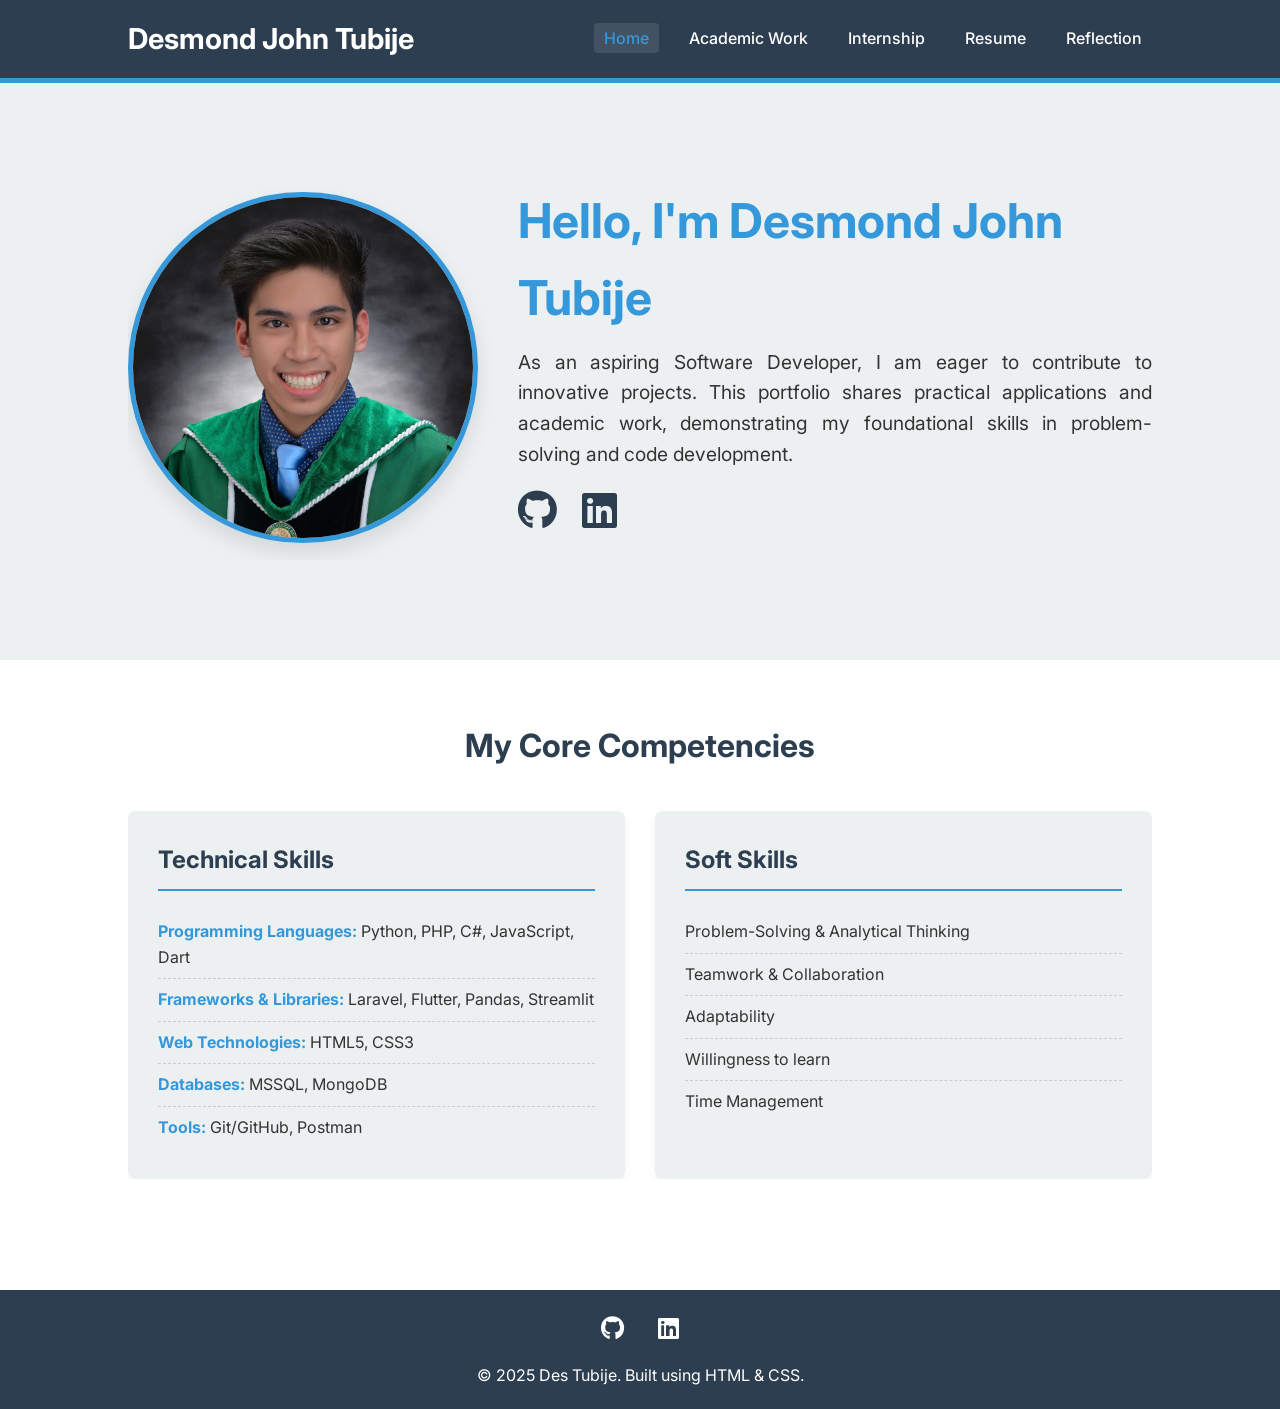
<file: index.html>
<!DOCTYPE html>
<html lang="en">
<head>
    <meta charset="UTF-8">
    <meta name="viewport" content="width=device-width, initial-scale=1.0">
    <title>Desmond John Tubije - Digital Portfolio</title>
    
    <link rel="preconnect" href="https://fonts.googleapis.com">
    <link rel="preconnect" href="https://fonts.gstatic.com" crossorigin>

    <link href="https://fonts.googleapis.com/css2?family=Caveat:wght@400..700&family=Inter:wght@300;400;500;600;700&display=swap" rel="stylesheet">
    
    <link rel="stylesheet" href="https://cdnjs.cloudflare.com/ajax/libs/font-awesome/6.4.2/css/all.min.css">
    
    <link href="https://unpkg.com/aos@2.3.1/dist/aos.css" rel="stylesheet">
    
    <link rel="stylesheet" href="style.css">
    
    <style>
        body, html { overflow-x: hidden; }
    </style>
</head>
<body>

<div id="header-placeholder"></div>

    <main>
        <section id="home" class="hero">
            <div class="container hero-content"> 
                <div class="hero-image">
                    <img src="images/profilepicture.JPG" alt="Desmond John Tubije Profile Picture">
                </div>

                <div class="hero-text">
                    <h2>Hello, I'm Desmond John Tubije</h2>
                    <p>
                        As an aspiring Software Developer, I am eager to contribute to innovative projects. 
                        This portfolio shares practical applications and academic work, 
                        demonstrating my foundational skills in problem-solving and code development.
                    </p>
                    
                    <div class="hero-social-links">
                        <a href="https://github.com/djtubije" target="_blank" aria-label="GitHub Profile">
                            <i class="fab fa-github"></i>
                        </a>
                        <a href="https://www.linkedin.com/in/desmond-john-tubije-7907a337a/" target="_blank" aria-label="LinkedIn Profile">
                            <i class="fab fa-linkedin"></i>
                        </a>
                    </div>
                </div>
            </div>
        </section>
        
        <section id="skills" class="skills-section content-section">
            <div class="container">
                <h2 data-aos="fade-up">My Core Competencies</h2>

                <div class="skills-grid">
                    <div class="skill-category" data-aos="zoom-in-up" data-aos-delay="100">
                        <h3>Technical Skills</h3>
                        <ul>
                            <li><strong>Programming Languages:</strong> Python, PHP, C#, JavaScript, Dart</li>
                            <li><strong>Frameworks & Libraries:</strong> Laravel, Flutter, Pandas, Streamlit</li>
                            <li><strong>Web Technologies:</strong> HTML5, CSS3</li>
                            <li><strong>Databases:</strong> MSSQL, MongoDB</li>
                            <li><strong>Tools:</strong> Git/GitHub, Postman</li>
                        </ul>
                    </div>

                    <div class="skill-category" data-aos="zoom-in-up" data-aos-delay="300">
                        <h3>Soft Skills</h3>
                        <ul>
                            <li>Problem-Solving & Analytical Thinking</li>
                            <li>Teamwork & Collaboration</li>
                            <li>Adaptability</li>
                            <li>Willingness to learn</li>
                            <li>Time Management</li>
                        </ul>
                    </div>
                </div>
            </div>
        </section>
    </main>

    <div id="footer-placeholder"></div>

<script src="https://unpkg.com/aos@2.3.1/dist/aos.js"></script>

<script>
  AOS.init();
</script>

<script>
        fetch('header.html')
        .then(response => response.text())
        .then(data => {
            document.getElementById('header-placeholder').innerHTML = data;

            const currentPath = window.location.pathname.split("/").pop() || 'index.html';
            const navLinks = document.querySelectorAll('nav ul li a');

            navLinks.forEach(link => {
                if (link.getAttribute('href') === currentPath) {
                    link.style.color = '#3498db'; 
                    link.style.backgroundColor = 'rgba(255, 255, 255, 0.1)';
                }
            });
        });
        fetch('footer.html')
            .then(response => {
                if (!response.ok) {
                    throw new Error('Network response was not ok');
                }
                return response.text();
            })
            .then(data => {
                document.getElementById('footer-placeholder').innerHTML = data;
            })
            .catch(error => {
                console.error('Error loading the footer:', error);
            });
    </script>

</body>
</html>
</file>
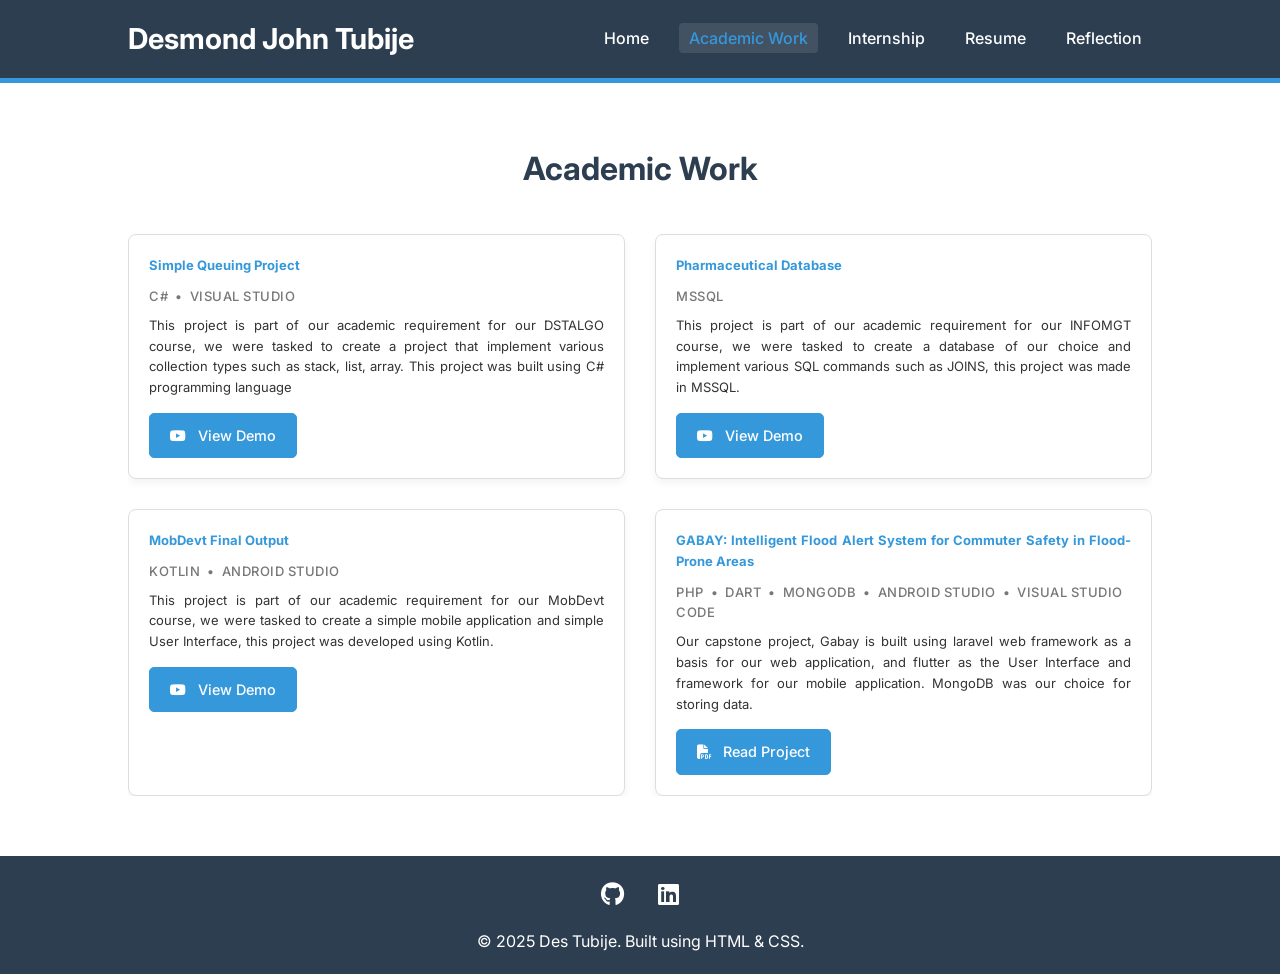
<file: academic-work.html>
<!DOCTYPE html>
<html lang="en">
<head>
    <meta charset="UTF-8">
    <meta name="viewport" content="width=device-width, initial-scale=1.0">
    <title>Academic Work - Desmond John Tubije</title>
    
    <link rel="preconnect" href="https://fonts.googleapis.com">
    <link rel="preconnect" href="https://fonts.gstatic.com" crossorigin>

    <link href="https://fonts.googleapis.com/css2?family=Caveat:wght@400..700&family=Inter:wght@300;400;500;600;700&display=swap" rel="stylesheet">
    
    <link rel="stylesheet" href="https://cdnjs.cloudflare.com/ajax/libs/font-awesome/6.4.2/css/all.min.css">
    
    <link href="https://unpkg.com/aos@2.3.1/dist/aos.css" rel="stylesheet">

    <link rel="stylesheet" href="style.css">
    
    <style>
        body, html { overflow-x: hidden; }
    </style>
</head>
<body>

<div id="header-placeholder"></div>

    <main>
        <section id="academic-work" class="content-section">
            <div class="container">
                <h2>Academic Work</h2>
                
                <div class="project-grid">
                    
                    <div class="project-item" data-aos="fade-up" data-aos-duration="1000">
                        <h3> Simple Queuing Project</h3>
                        <div class="project-meta">C# &nbsp;&bull;&nbsp; Visual Studio</div>
                        <p>
                            This project is part of our academic requirement for our DSTALGO course,
                            we were tasked to create a project that implement various collection types such as stack, list, array.
                            This project was built using C# programming language
                        </p>
                        <a href="https://www.youtube.com/watch?v=1xNxilPWRaE" target="_blank" class="project-btn">
                            <i class="fa-brands fa-youtube"></i> View Demo
                        </a>
                    </div>

                    <div class="project-item" data-aos="fade-up" data-aos-duration="1000" data-aos-delay="150">
                        <h3> Pharmaceutical Database</h3>
                        <div class="project-meta">MSSQL</div>
                        <p>
                            This project is part of our academic requirement for our INFOMGT course,
                            we were tasked to create a database of our choice and implement various SQL commands such as JOINS,
                            this project was made in MSSQL.
                        </p>
                        <a href="https://www.youtube.com/watch?v=t-TmGOwhhVM&t=1s" target="_blank" class="project-btn">
                            <i class="fa-brands fa-youtube"></i> View Demo
                        </a>
                    </div>

                    <div class="project-item" data-aos="fade-up" data-aos-duration="1000" data-aos-delay="300">
                        <h3> MobDevt Final Output</h3>
                        <div class="project-meta">Kotlin &nbsp;&bull;&nbsp; Android Studio</div>
                        <p>
                            This project is part of our academic requirement for our MobDevt course,
                            we were tasked to create a simple mobile application and simple User Interface,
                            this project was developed using Kotlin.
                        </p>
                        <a href="https://www.youtube.com/watch?v=--8p0L4wKxI" target="_blank" class="project-btn">
                            <i class="fa-brands fa-youtube"></i> View Demo
                        </a>
                    </div>
                    
                    <div class="project-item" data-aos="fade-up" data-aos-duration="1000" data-aos-delay="450">
                        <h3>GABAY: Intelligent Flood Alert System for Commuter Safety in Flood-Prone Areas </h3>
                        <div class="project-meta">PHP &nbsp;&bull;&nbsp; Dart &nbsp;&bull;&nbsp; MongoDB &nbsp;&bull;&nbsp; Android Studio &nbsp;&bull;&nbsp; Visual Studio Code</div>
                        <p>
                            Our capstone project, Gabay is built using laravel web framework as a basis for our web application,
                            and flutter as the User Interface and framework for our mobile application. MongoDB was our choice for 
                            storing data.
                        </p>
                        <a href="documents/Gabay Capstone Paper.pdf" target="" class="project-btn">
                            <i class="fa-solid fa-file-pdf"></i> Read Project
                        </a>
                    </div>
                    
                    </div>
            </div>
        </section>
    </main>

    <div id="footer-placeholder"></div>

<script src="https://unpkg.com/aos@2.3.1/dist/aos.js"></script>

<script>
  AOS.init();
</script>

    <script>
        fetch('header.html')
        .then(response => response.text())
        .then(data => {
            document.getElementById('header-placeholder').innerHTML = data;

            const currentPath = window.location.pathname.split("/").pop() || 'index.html';
            const navLinks = document.querySelectorAll('nav ul li a');

            navLinks.forEach(link => {
                if (link.getAttribute('href') === currentPath) {
                    link.style.color = '#3498db'; 
                    link.style.backgroundColor = 'rgba(255, 255, 255, 0.1)';
                }
            });
        });
        fetch('footer.html')
            .then(response => {
                if (!response.ok) {
                    throw new Error('Network response was not ok');
                }
                return response.text();
            })
            .then(data => {
                document.getElementById('footer-placeholder').innerHTML = data;
            })
            .catch(error => {
                console.error('Error loading the footer:', error);
            });
    </script>

</body>
</html>
</file>
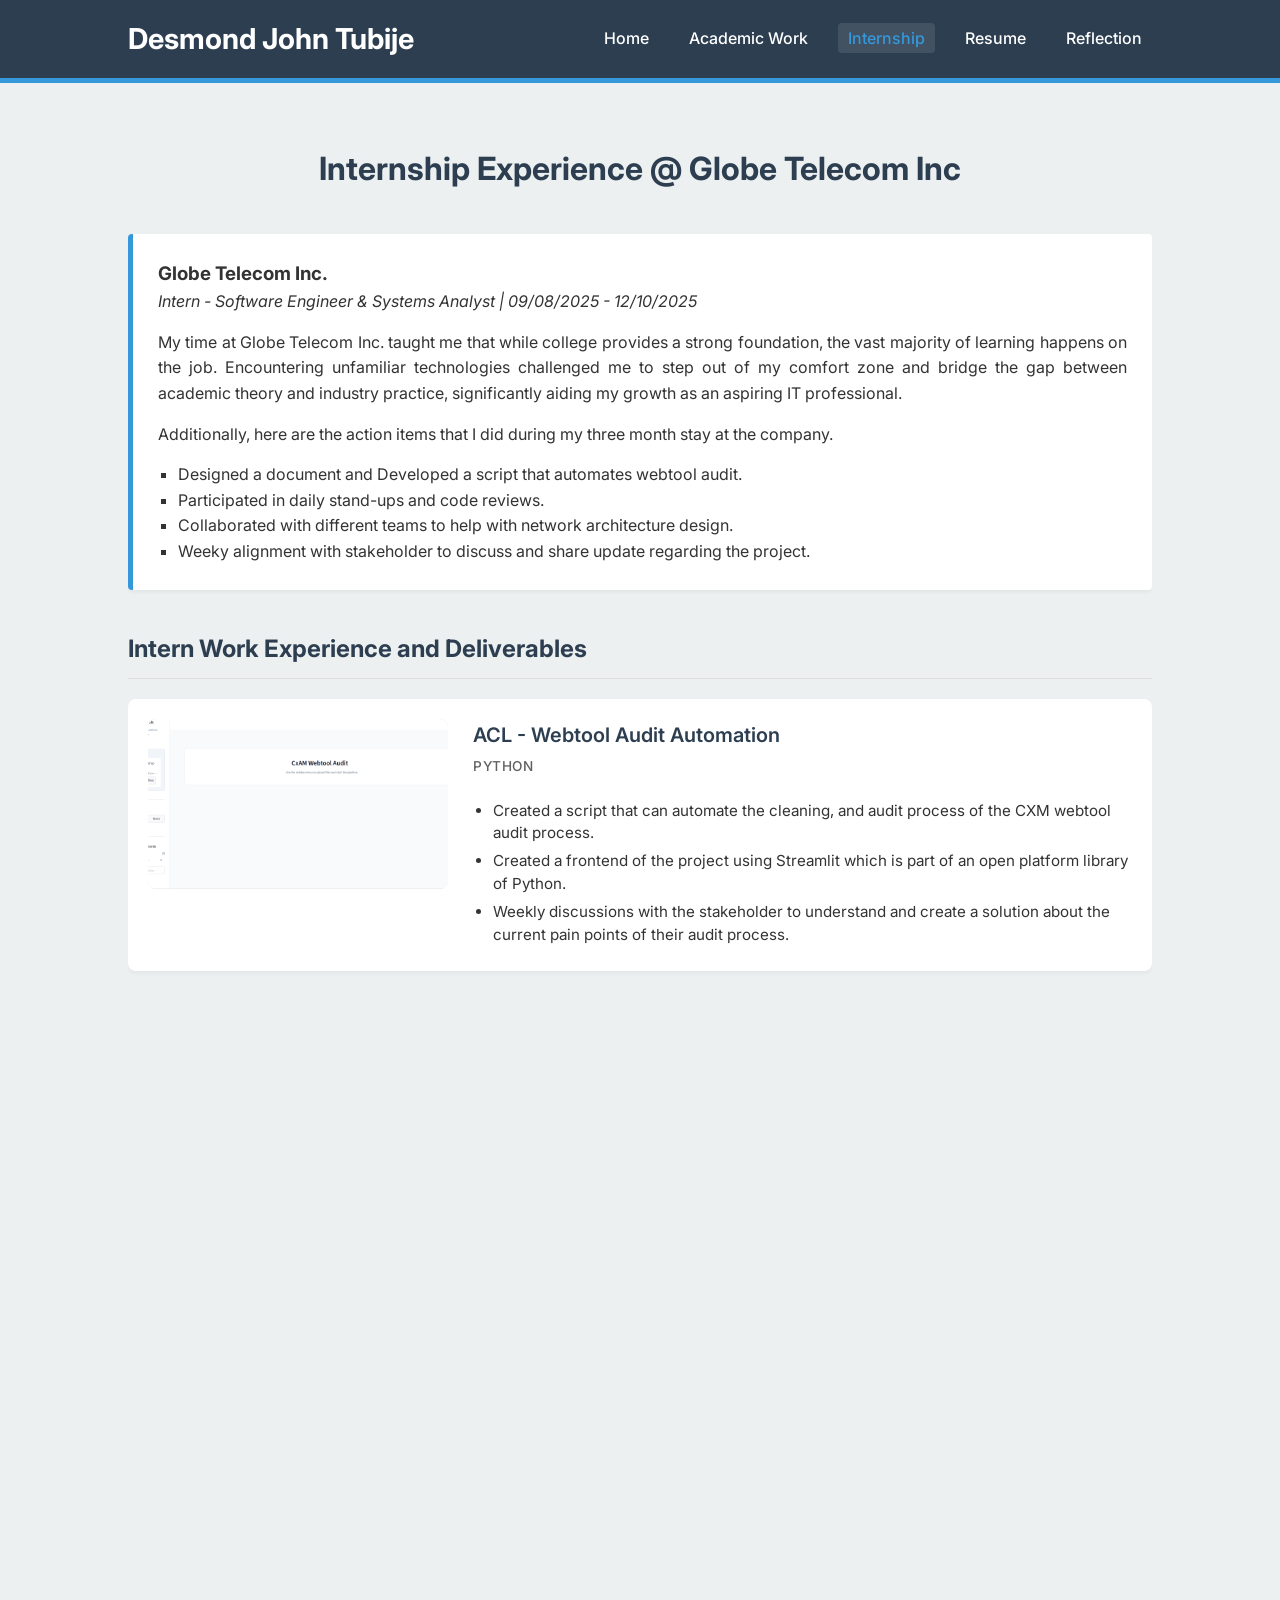
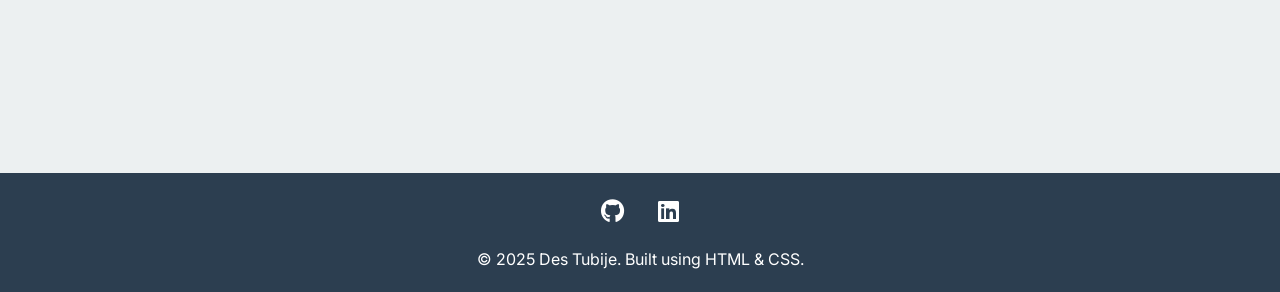
<file: internship.html>
<!DOCTYPE html>
<html lang="en">
<head>
    <meta charset="UTF-8">
    <meta name="viewport" content="width=device-width, initial-scale=1.0">
    <title>Internship Experience - Desmond John Tubije</title>
    
    <link rel="preconnect" href="https://fonts.googleapis.com">
    <link rel="preconnect" href="https://fonts.gstatic.com" crossorigin>
    <link href="https://fonts.googleapis.com/css2?family=Caveat:wght@400..700&family=Inter:wght@300;400;500;600;700&display=swap" rel="stylesheet">
    <link rel="stylesheet" href="https://cdnjs.cloudflare.com/ajax/libs/font-awesome/6.4.2/css/all.min.css"> 
    
    <link href="https://unpkg.com/aos@2.3.1/dist/aos.css" rel="stylesheet">

    <link rel="stylesheet" href="style.css">

    <style>
        body, html { overflow-x: hidden; }
    </style>
</head>
<body>

<div id="header-placeholder"></div>

    <main>
        <section id="internship" class="content-section grey-background">
            <div class="container">
                <h2>Internship Experience @ Globe Telecom Inc</h2>
                
                <div class="internship-item" data-aos="fade-up" data-aos-duration="1000">
                    <h3>Globe Telecom Inc.</h3>
                    <h4>Intern - Software Engineer & Systems Analyst | 09/08/2025 - 12/10/2025</h4>
                    <p style="margin-top: 15px; margin-bottom: 15px; text-align: justify;">
                        My time at Globe Telecom Inc. taught me that while college provides a strong 
                        foundation, the vast majority of learning happens on the job. Encountering 
                        unfamiliar technologies challenged me to step out of my comfort zone and bridge 
                        the gap between academic theory and industry practice, significantly aiding my 
                        growth as an aspiring IT professional.
                    </p>
                    <p style="margin-top: 15px; margin-bottom: 15px; text-align: justify;">
                        Additionally, here are the action items that I did during my three month stay at
                        the company.
                    </p>
                    <ul>
                        <li>Designed a document and Developed a script that automates webtool audit.</li>
                        <li>Participated in daily stand-ups and code reviews.</li>
                        <li>Collaborated with different teams to help with network architecture design.</li>
                        <li>Weeky alignment with stakeholder to discuss and share update regarding the project.</li>
                    </ul>
                </div>

                <div class="projects-section">
                    <h3 class="projects-header" data-aos="fade-up" data-aos-duration="1000">Intern Work Experience and Deliverables</h3>

                    <div class="project-card" data-aos="fade-up" data-aos-duration="1000">
                        <div class="project-thumbnail">
                            <img src="images/Frontend.png" alt="ACL - Webtool Audit Automation" class="slide active">
                        </div>

                        <div class="project-info">
                            <h4>ACL - Webtool Audit Automation</h4>
                            <div class="project-meta">Python</div>
                            <ul class="project-desc project-bullets">
                                <li>
                                    Created a script that can automate the cleaning, 
                                    and audit process of the CXM webtool audit process.
                                </li>
                                <li>
                                    Created a frontend of the project using Streamlit which
                                    is part of an open platform library of Python.
                                </li>
                                <li>
                                    Weekly discussions with the stakeholder to understand and create a 
                                    solution about the current pain points of their audit process.
                                </li>
                            </ul>
                        </div>
                    </div>

                    <div class="project-card" data-aos="fade-up" data-aos-duration="1000" data-aos-delay="150">
                        <div class="project-thumbnail">
                            <img src="images/Globe eSIM .jpg" alt="eSIM Project" class="slide active">
                        </div>
                        <div class="project-info">
                            <h4>eSIM Project</h4>
                            <div class="project-meta">Google Workspace &nbsp;&bull;&nbsp; Draw.io &nbsp;&bull;&nbsp; D2playground</div>
                            <ul class="project-desc project-bullets">
                                <li>
                                    Collaborated with different teams in creating a network diagram for visualization
                                    regarding the process of converting Physical SIM to eSIM through the Globe One App.
                                </li>
                            </ul>
                        </div>
                    </div>

                    <div class="project-card" data-aos="fade-up" data-aos-duration="1000" data-aos-delay="300">
                        <div class="project-thumbnail">
                            <img src="images/DevconTeam1.jpeg" alt="Automation Team" class="slide active">
                        </div>
                        <div class="project-info">
                            <h4>Globe DevCon 2025</h4>
                            <div class="project-meta">Google Workspace</div>
                                <ul class="project-desc project-bullets">
                                    <li>Assisted the team in demonstrating the chatbot (DAISI) during the DEVCON event at The Globe Towers.</li>
                                    <li>Showcased interpersonal skills by demonstrating the AI chatbot to employees, interns, and event attendees.</li>
                                </ul>
                        </div>
                    </div>

                    <div class="project-card" data-aos="fade-up" data-aos-duration="1000" data-aos-delay="450">
                        <div class="project-thumbnail">
                            <img src="images/AutomationTeam.JPG" alt="Year End Party Group" class="slide active">
                            <img src="images/YearEnd.JPG" alt="Interns" class="slide">

                            <button class="slider-btn prev-btn" onclick="changeSlide(this, -1)">&#10094;</button>
                            <button class="slider-btn next-btn" onclick="changeSlide(this, 1)">&#10095;</button>
                        </div>
                        <div class="project-info">
                            <h4>2025 Year End Party</h4>
                            <div class="project-meta">Estancia De San Lorenzo, San Mateo, Rizal &nbsp;&bull;&nbsp; Dec. 04, 2025 - Dec. 05, 2025</div>
                            <ul class="project-desc project-bullets">
                                <li>Attended the departments year end team building.</li>
                                <li>Assisted in the event by being assigned in the tech department.</li>
                            </ul>
                        </div>
                    </div>
                </div>
            </div>
        </section>
    </main>

    <div id="myModal" class="modal">
        <span class="close">&times;</span>
        <img class="modal-content" id="img01">
        <div id="caption"></div>
    </div>

    <div id="footer-placeholder"></div>

<script src="https://unpkg.com/aos@2.3.1/dist/aos.js"></script>

<script>
  AOS.init();
</script>

<script>
        fetch('header.html')
        .then(response => response.text())
        .then(data => {
            document.getElementById('header-placeholder').innerHTML = data;
            const currentPath = window.location.pathname.split("/").pop() || 'index.html';
            const navLinks = document.querySelectorAll('nav ul li a');
            navLinks.forEach(link => {
                if (link.getAttribute('href') === currentPath) {
                    link.style.color = '#3498db'; 
                    link.style.backgroundColor = 'rgba(255, 255, 255, 0.1)';
                }
            });
        });
        fetch('footer.html')
            .then(response => {
                if (!response.ok) throw new Error('Network response was not ok');
                return response.text();
            })
            .then(data => {
                document.getElementById('footer-placeholder').innerHTML = data;
            })
            .catch(error => { console.error('Error loading the footer:', error); });

        function changeSlide(btn, n) {
            const thumbnailContainer = btn.parentElement;
            const slides = thumbnailContainer.getElementsByClassName("slide");
            
            let activeIndex = 0;
            for (let i = 0; i < slides.length; i++) {
                if (slides[i].classList.contains("active")) {
                    activeIndex = i;
                    break;
                }
            }

            let nextIndex = activeIndex + n;
            if (nextIndex >= slides.length) nextIndex = 0;
            if (nextIndex < 0) nextIndex = slides.length - 1;

            slides[activeIndex].classList.remove("active");
            slides[nextIndex].classList.add("active");

            slides[nextIndex].onclick = function() {
                openModal(this);
            }
        }

        var modal = document.getElementById("myModal");
        var modalImg = document.getElementById("img01");
        var captionText = document.getElementById("caption");
        var images = document.querySelectorAll('.slide'); 
        function openModal(imgElement) {
            modal.style.display = "block";
            modalImg.src = imgElement.src;
            captionText.innerHTML = imgElement.alt;
        }

        images.forEach(img => {
            img.onclick = function(){
                if(this.classList.contains('active')) {
                    openModal(this);
                }
            }
        });

        var span = document.getElementsByClassName("close")[0];
        if(span) {
            span.onclick = function() { modal.style.display = "none"; }
        }
        modal.onclick = function(event) {
            if (event.target === modal) { modal.style.display = "none"; }
        }
    </script>

</body>
</html>
</file>
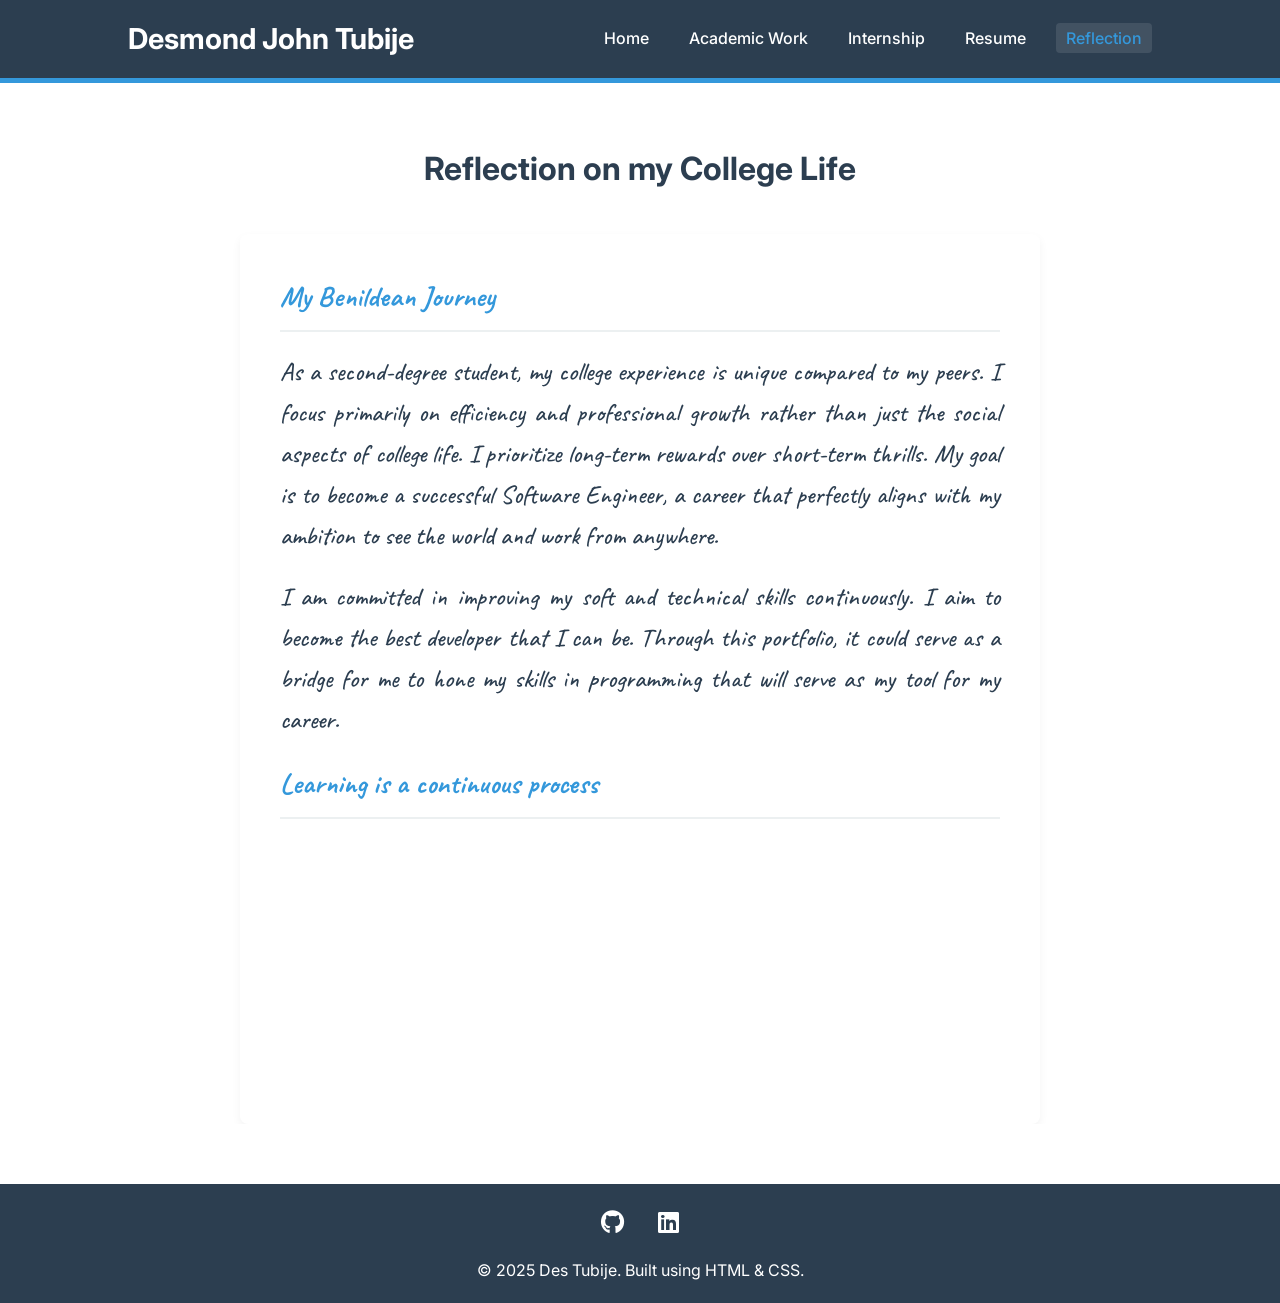
<file: reflection.html>
<!DOCTYPE html>
<html lang="en">
<head>
    <meta charset="UTF-8">
    <meta name="viewport" content="width=device-width, initial-scale=1.0">
    <title>Reflection - Desmond John Tubije</title>
    
    <link rel="preconnect" href="https://fonts.googleapis.com">
    <link rel="preconnect" href="https://fonts.gstatic.com" crossorigin>
    
    <link href="https://fonts.googleapis.com/css2?family=Caveat:wght@400..700&family=Inter:wght@300;400;500;600;700&display=swap" rel="stylesheet">
    
    <link rel="stylesheet" href="https://cdnjs.cloudflare.com/ajax/libs/font-awesome/6.4.2/css/all.min.css">

    <link href="https://unpkg.com/aos@2.3.1/dist/aos.css" rel="stylesheet">

    <link rel="stylesheet" href="style.css">
    
    <style>
        body, html { overflow-x: hidden; }
    </style>
</head>
<body>

<div id="header-placeholder"></div>

    <main>
        <section id="reflection" class="content-section">
            <div class="container">
                <h2>Reflection on my College Life</h2>
                
                <div class="reflection-entry">
                    <h3 data-aos="fade-up" data-aos-duration="1000">My Benildean Journey</h3>
                    
                    <p data-aos="fade-up" data-aos-duration="1000" data-aos-delay="100">
                        As a second-degree student, my college experience is unique compared to my peers. 
                        I focus primarily on efficiency and professional growth rather than just the social 
                        aspects of college life. I prioritize long-term rewards over short-term thrills. 
                        My goal is to become a successful Software Engineer, 
                        a career that perfectly aligns with my ambition to see the world and work from anywhere.
                    </p>

                    <p data-aos="fade-up" data-aos-duration="1000" data-aos-delay="200">
                        I am committed in improving my soft and technical skills continuously. 
                        I aim to become the best developer that I can be. 
                        Through this portfolio, it could serve as a bridge
                        for me to hone my skills in programming that will serve as my tool for my career.
                    </p>
                    
                    <h3 data-aos="fade-up" data-aos-duration="1000">Learning is a continuous process</h3>
                    
                    <p data-aos="fade-up" data-aos-duration="1000" data-aos-delay="100">
                        During my academic years at college, I learned various programming languages 
                        that proved invaluable during my On-The-Job Training. I also confirmed my belief 
                        that learning is a continuous process, it does not stop at the tertiary level 
                        but continues throughout one's career. Learning in the workplace differs from 
                        learning in a classroom setting, in fact I believe that I further developed my 
                        interpersonal skills during my On-The-Job Training Program at the company where 
                        I worked.
                    </p>
                </div>
            </div>
        </section>
    </main>

    <div id="footer-placeholder"></div>

<script src="https://unpkg.com/aos@2.3.1/dist/aos.js"></script>

<script>
  AOS.init();
</script>

<script>
        fetch('header.html')
        .then(response => response.text())
        .then(data => {
            document.getElementById('header-placeholder').innerHTML = data;

            const currentPath = window.location.pathname.split("/").pop() || 'index.html';
            const navLinks = document.querySelectorAll('nav ul li a');

            navLinks.forEach(link => {
                if (link.getAttribute('href') === currentPath) {
                    link.style.color = '#3498db'; 
                    link.style.backgroundColor = 'rgba(255, 255, 255, 0.1)';
                }
            });
        });
        fetch('footer.html')
            .then(response => {
                if (!response.ok) {
                    throw new Error('Network response was not ok');
                }
                return response.text();
            })
            .then(data => {
                document.getElementById('footer-placeholder').innerHTML = data;
            })
            .catch(error => {
                console.error('Error loading the footer:', error);
            });
    </script>

</body>
</html>
</file>
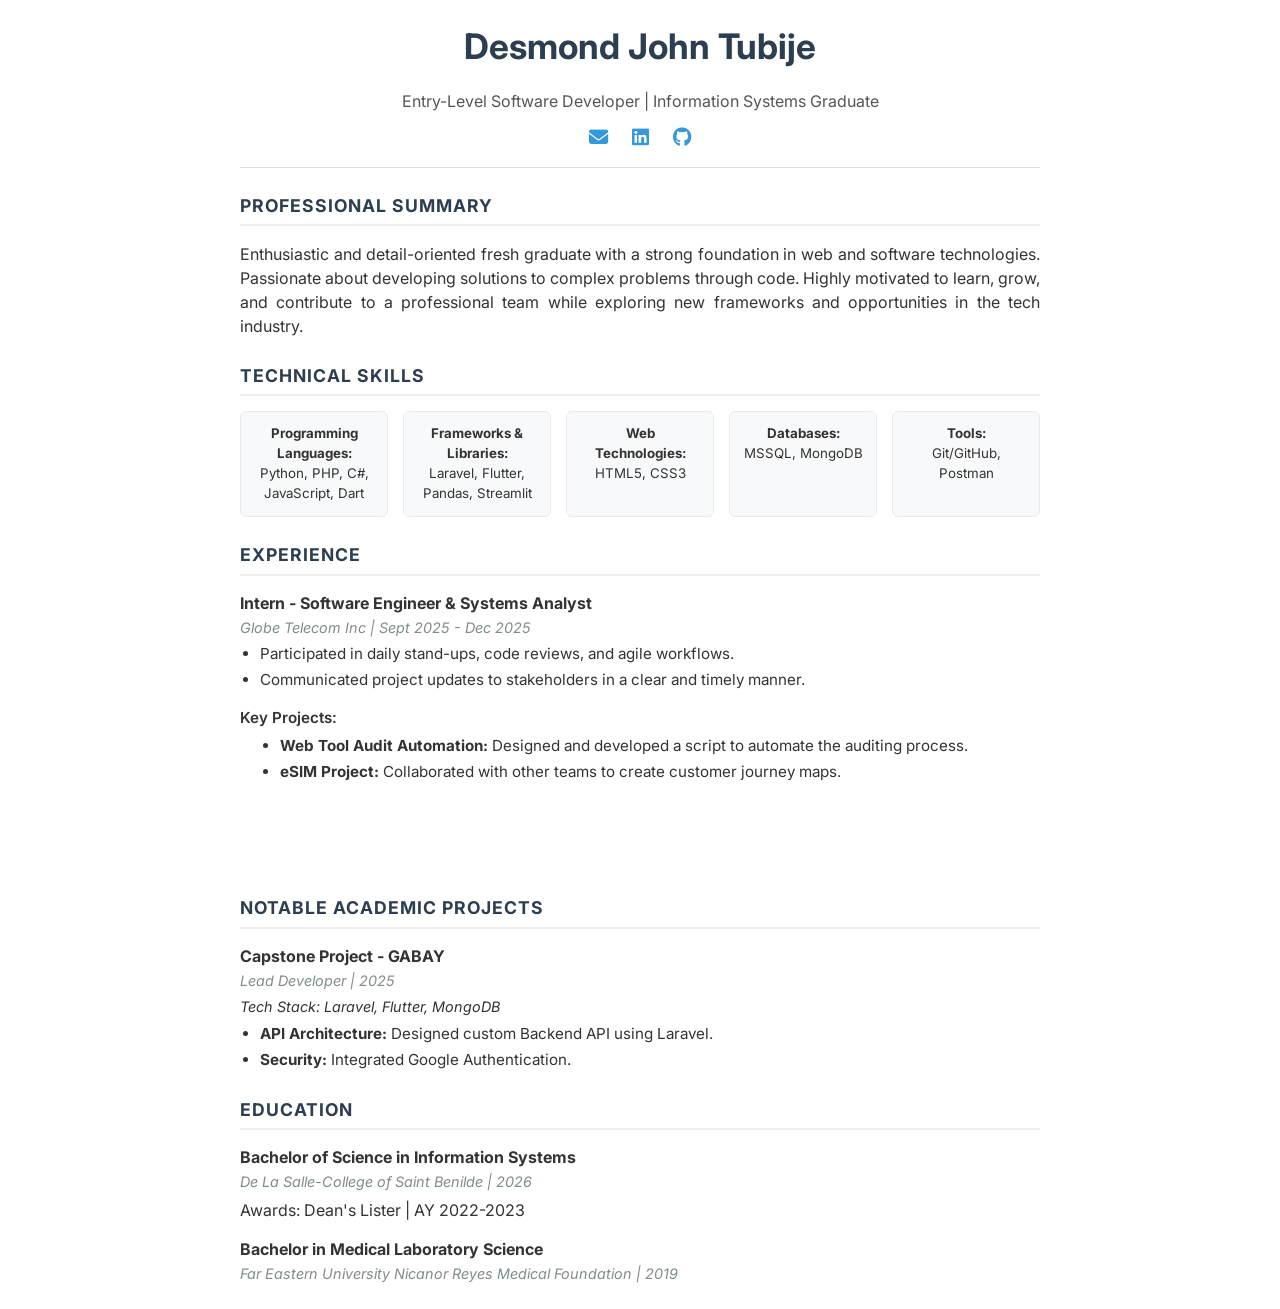
<file: resume-print.html>
<!DOCTYPE html>
<html lang="en">
<head>
    <meta charset="UTF-8">
    <meta name="viewport" content="width=device-width, initial-scale=1.0">
    <title>Print Resume</title>
    
    <link rel="preconnect" href="https://fonts.googleapis.com">
    <link rel="preconnect" href="https://fonts.gstatic.com" crossorigin>
    <link href="https://fonts.googleapis.com/css2?family=Caveat:wght@400..700&family=Inter:wght@300;400;500;600;700&display=swap" rel="stylesheet">
    <link rel="stylesheet" href="https://cdnjs.cloudflare.com/ajax/libs/font-awesome/6.4.2/css/all.min.css">
    
    <style>
        :root {
            --primary-color: #3498db; 
            --secondary-color: #2c3e50; 
            --text-color: #333;
            --font-family: 'Inter', sans-serif;
        }

        body {
            background-color: white; 
            font-family: var(--font-family);
            color: var(--text-color);
            line-height: 1.5;
            margin: 0;
            padding: 0;
            display: flex;
            justify-content: center;
        }

        .resume-container {
            width: 100%;
            max-width: 800px;
            padding: 20px;
        }


        .skills-grid-print {
            display: grid;
            grid-template-columns: repeat(5, 1fr);
            gap: 15px;

            list-style: none;   
            padding: 0;        
            margin: 0;          
        }



        .skills-grid-print li {
            background: #f8f9fa;
            padding: 12px;
            border-radius: 6px;
            text-align: center;
            border: 1px solid #e9ecef;
            font-size: smaller;
            width: auto !important; 
            margin: 0;
        }

        h1 { color: var(--secondary-color); font-size: 2.2rem; margin: 0 0 5px 0; text-align: center; }
        .resume-subtitle { text-align: center; font-size: 1rem; color: #555; margin-bottom: 10px; }
        .resume-contact-info { text-align: center; margin-bottom: 15px; }
        .resume-contact-info a { color: var(--primary-color); text-decoration: none; font-size: 1.2rem; margin: 0 10px; }
        
        h3 {
            color: var(--secondary-color);
            border-bottom: 2px solid #eee;
            padding-bottom: 5px;
            margin-top: 25px;
            margin-bottom: 15px;
            text-transform: uppercase;
            font-size: 1.1rem;
            letter-spacing: 1px;
            font-weight: 700;
        }

        h4 { margin: 0 0 2px 0; color: #333; font-size: 1rem; font-weight: 700; }
        p { margin-bottom: 10px; text-align: justify; font-size: medium; }
        
        .job-entry { margin-bottom: 15px; }
        .job-date { display: block; color: #7f8c8d; font-size: 0.9rem; margin-bottom: 5px; font-style: italic; }
        ul.bullet-list { padding-left: 20px; margin-top: 5px; margin-bottom: 10px; }
        ul.bullet-list li { margin-bottom: 3px; font-size: 0.95rem; }

        @media print {
            @page { margin: 0.5in; size: letter; }
            body { 
                -webkit-print-color-adjust: exact; 
                print-color-adjust: exact;
                margin: 0; 
                padding: 0;
            }
        }
    </style>
</head>
<body>

    <div class="resume-container">
        
        <header>
            <h1>Desmond John Tubije</h1>
            <p class="resume-subtitle">Entry-Level Software Developer | Information Systems Graduate</p>
            <div class="resume-contact-info">
                <span><a href="#"><i class="fas fa-envelope"></i></a></span>
                <span><a href="#"><i class="fab fa-linkedin"></i></a></span>
                <span><a href="#"><i class="fab fa-github"></i></a></span>
            </div>
        </header>
        
        <hr style="border: 0; border-top: 1px solid #ddd; margin: 10px 0;">

        <div>
            <h3>Professional Summary</h3>
            <p>
                Enthusiastic and detail-oriented fresh graduate with a strong foundation in 
                web and software technologies. Passionate about developing solutions to 
                complex problems through code. Highly motivated to learn, grow, and 
                contribute to a professional team while exploring new frameworks and 
                opportunities in the tech industry.
            </p>
        </div>
        
        <div>
            <h3>Technical Skills</h3>
            
            <ul class="skills-grid-print">
                <li class="skill-item">
                    <strong>Programming Languages:</strong><br> Python, PHP, C#, JavaScript, Dart
                </li>
                <li class="skill-item">
                    <strong>Frameworks & Libraries:</strong><br> Laravel, Flutter, Pandas, Streamlit
                </li>
                <li class="skill-item">
                    <strong>Web Technologies:</strong><br> HTML5, CSS3
                </li>
                <li class="skill-item">
                    <strong>Databases:</strong><br> MSSQL, MongoDB
                </li>
                <li class="skill-item">
                    <strong>Tools:</strong><br> Git/GitHub, Postman
                </li>
            </ul>
        </div>
        <div>
            <h3>Experience</h3>      
            <div class="job-entry">
                <h4>Intern - Software Engineer & Systems Analyst</h4>
                <span class="job-date">Globe Telecom Inc | Sept 2025 - Dec 2025</span>
                <ul class="bullet-list">
                    <li>Participated in daily stand-ups, code reviews, and agile workflows.</li>
                    <li>Communicated project updates to stakeholders in a clear and timely manner.</li>
                </ul>
                <div style="margin-top: 10px;">
                    <p style="font-weight: 600; margin-bottom: 5px; font-size: 0.95rem;">Key Projects:</p>
                    <ul class="bullet-list" style="margin-left: 20px;">
                        <li><strong>Web Tool Audit Automation:</strong> Designed and developed a script to automate the auditing process.</li>
                        <li><strong>eSIM Project:</strong> Collaborated with other teams to create customer journey maps.</li>
                    </ul>
                </div>
            </div>
        </div>
    </br>
    </br>
    </br>
        <div>
            <h3>Notable Academic Projects</h3>
            <div class="job-entry">
                <h4>Capstone Project - GABAY</h4>
                <span class="job-date">Lead Developer | 2025</span>
                <p style="font-style: italic; font-size: 0.9em; margin-bottom: 5px; margin-top: 0;">Tech Stack: Laravel, Flutter, MongoDB</p>
                <ul class="bullet-list">
                    <li><strong>API Architecture:</strong> Designed custom Backend API using Laravel.</li>
                    <li><strong>Security:</strong> Integrated Google Authentication.</li>
                </ul>
            </div>
        </div>

        <div>
            <h3>Education</h3>
            <div class="education-entry" style="margin-bottom: 15px;">
                <h4>Bachelor of Science in Information Systems</h4>
                <span class="job-date">De La Salle-College of Saint Benilde | 2026</span>
                <p style="margin: 0;">Awards: Dean's Lister | AY 2022-2023</p>
            </div>
            <div class="education-entry">
                <h4>Bachelor in Medical Laboratory Science</h4>
                <span class="job-date">Far Eastern University Nicanor Reyes Medical Foundation | 2019</span>
            </div>
        </div>
    </div>

<script>
        window.onafterprint = function() {

            window.close();
        };

        window.onload = function() {
            window.print();
        }
    </script>
</body>
</html>
</body>
</html>
</file>
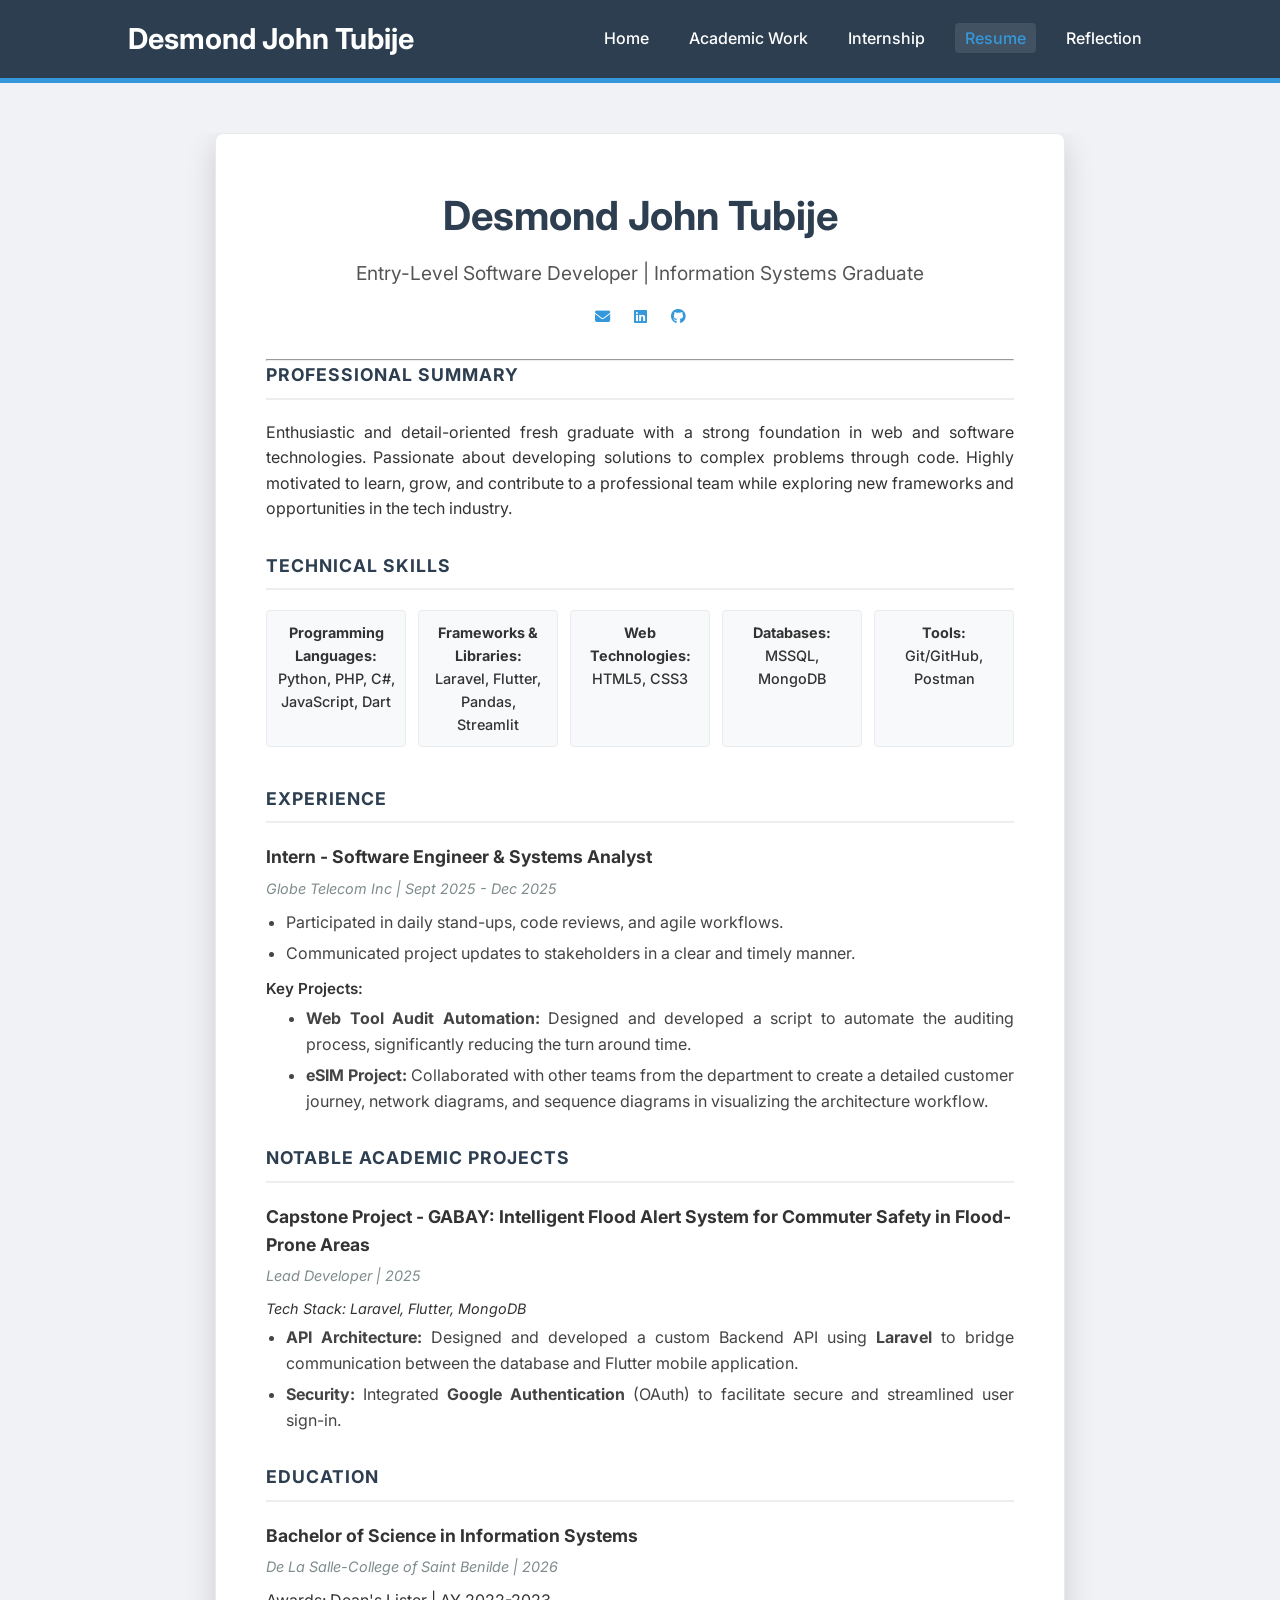
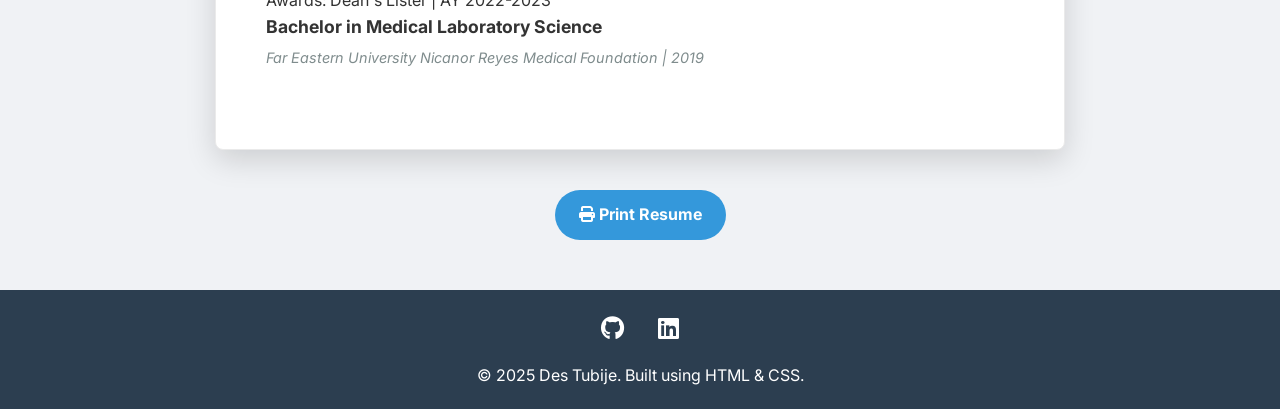
<file: resume.html>
<!DOCTYPE html>
<html lang="en">
<head>
    <meta charset="UTF-8">
    <meta name="viewport" content="width=device-width, initial-scale=1.0">
    <title>Resume - Desmond John Tubije</title>
    
    <link rel="preconnect" href="https://fonts.googleapis.com">
    <link rel="preconnect" href="https://fonts.gstatic.com" crossorigin>

    <link href="https://fonts.googleapis.com/css2?family=Caveat:wght@400..700&family=Inter:wght@300;400;500;600;700&display=swap" rel="stylesheet">
    
    <link rel="stylesheet" href="https://cdnjs.cloudflare.com/ajax/libs/font-awesome/6.4.2/css/all.min.css">
    
    <link rel="stylesheet" href="style.css">
</head>
<body>

<div id="header-placeholder"></div>

<main>
        <section id="resume-view" class="content-section">
            <div class="container">

                <div class="resume-paper">
                    <header class="resume-header">
                        <h1>Desmond John Tubije</h1>
                        <p class="resume-subtitle">Entry-Level Software Developer | Information Systems Graduate</p>
                        <div class="resume-contact-info">
                            <span> 
                                <a href="https://mail.google.com/mail/?view=cm&to=tubijedesmondjohn@gmail.com&su=Hello%20Desmond&body=Hi%20Desmond" target="_blank">
                                    <i class="fas fa-envelope"></i>
                                </a>
                            </span>
                            <span> 
                                <a href="https://www.linkedin.com/in/desmond-john-tubije-7907a337a/" aria-label="Visit Desmond's Linkedin Profile">
                                    <i class="fab fa-linkedin"></i>
                                </a>
                            </span>
                            <span> 
                                <a href="https://github.com/djtubije" aria-label="Visit Desmond's GitHub Profile">
                                    <i class="fab fa-github"></i>
                                </a>
                            </span>
                        </div>
                    </header>
                    <hr>
                    <div class="resume-section">
                        <h3>Professional Summary</h3>
                        <p>
                            Enthusiastic and detail-oriented fresh graduate with a strong foundation in 
                            web and software technologies. Passionate about developing solutions to 
                            complex problems through code. Highly motivated to learn, grow, and 
                            contribute to a professional team while exploring new frameworks and 
                            opportunities in the tech industry.
                        </p>
                    </div>
                    <div class="resume-section">
                        <h3>Technical Skills</h3>
                        <ul class="skills-grid" style="list-style: none; padding: 0;">
                            <li class="skill-item">
                                <strong>Programming Languages:</strong> Python, PHP, C#, JavaScript, Dart
                            </li>
                            <li class="skill-item">
                                <strong>Frameworks & Libraries:</strong> Laravel, Flutter, Pandas, Streamlit
                            </li>
                            <li class="skill-item">
                                <strong>Web Technologies:</strong> HTML5, CSS3
                            </li>
                            <li class="skill-item">
                                <strong>Databases:</strong> MSSQL, MongoDB
                            </li>
                            <li class="skill-item">
                                <strong>Tools:</strong> Git/GitHub, Postman
                            </li>
                        </ul>
                    </div>
                    
                    <div class="resume-section">
                        <h3>Experience</h3>      
                        <div class="job-entry">
                            <h4>Intern - Software Engineer & Systems Analyst</h4>
                            <span class="job-date">Globe Telecom Inc | Sept 2025 - Dec 2025</span>
                            
                            <ul>
                                <li>Participated in daily stand-ups, code reviews, and agile workflows.</li>
                                <li>Communicated project updates to stakeholders in a clear and timely manner.</li>
                            </ul>

                            <div style="margin-top: 10px;">
                                <p style="font-weight: 600; margin-bottom: 5px; font-size: 0.95rem;">Key Projects:</p>
                                <ul style="list-style-type: circle; margin-left: 20px;">
                                    <li>
                                        <strong>Web Tool Audit Automation:</strong> Designed and developed a script to automate the auditing process, significantly reducing the turn around time.
                                    </li>
                                    <li>
                                        <strong>eSIM Project:</strong> Collaborated with other teams from the department to create a
                                        detailed customer journey, network diagrams, and sequence diagrams in visualizing the architecture workflow.
                                    </li>
                                </ul>
                            </div>
                        </div>
                    </div>

                    <div class="resume-section">
                        <h3>Notable Academic Projects</h3>
                        
                        <div class="job-entry">
                            <h4>Capstone Project - GABAY: Intelligent Flood Alert System for Commuter Safety in Flood-Prone Areas</h4>
                            <span class="job-date">Lead Developer | 2025</span>
                            <p style="font-style: italic; font-size: 0.9em; margin-bottom: 5px;">Tech Stack: Laravel, Flutter, MongoDB</p>
                            <ul>
                                <li><strong>API Architecture:</strong> Designed and developed a custom Backend API using <strong>Laravel</strong> to 
                                    bridge communication between the database and Flutter mobile application.</li>
                                <li><strong>Security:</strong> Integrated <strong>Google Authentication</strong> (OAuth) to facilitate secure and streamlined user sign-in.</li>
                            </ul>
                        </div>
                    </div>

                    <div class="resume-section">
                        <h3>Education</h3>
                        <div class="education-entry">
                            <h4>Bachelor of Science in Information Systems</h4>
                            <span class="job-date">De La Salle-College of Saint Benilde | 2026</span>
                            <p>Awards: Dean's Lister | AY 2022-2023</p>
                        </div>
                        <div class="education-entry">
                            <h4>Bachelor in Medical Laboratory Science</h4>
                            <span class="job-date">Far Eastern University Nicanor Reyes Medical Foundation | 2019</span>
                        </div>
                    </div>

                </div>
                <div style="text-align: center; margin-top: 40px;">
                    <a href="resume-print.html" target="_blank" class="cta-button" style="text-decoration: none; display: inline-block;">
                        <i class="fas fa-print"></i> Print Resume
                    </a>
                </div>
            </div>
        </section>
    </main>

    <div id="footer-placeholder"></div>

<script>
        fetch('header.html')
        .then(response => response.text())
        .then(data => {
            document.getElementById('header-placeholder').innerHTML = data;

            const currentPath = window.location.pathname.split("/").pop() || 'index.html';
            const navLinks = document.querySelectorAll('nav ul li a');

            navLinks.forEach(link => {
                if (link.getAttribute('href') === currentPath) {
                    link.style.color = '#3498db'; 
                    link.style.backgroundColor = 'rgba(255, 255, 255, 0.1)';
                }
            });
        });
        fetch('footer.html')
            .then(response => {
                if (!response.ok) {
                    throw new Error('Network response was not ok');
                }
                return response.text();
            })
            .then(data => {
                document.getElementById('footer-placeholder').innerHTML = data;
            })
            .catch(error => {
                console.error('Error loading the footer:', error);
            });
    </script>
</body>
</html>
</file>
<file: style.css>
:root {
    --primary-color: #3498db; 
    --secondary-color: #2c3e50; 
    --light-color: #ecf0f1; 
    --text-color: #333;
    --font-family: 'Inter', sans-serif;
}

* {
    margin: 0;
    padding: 0;
    box-sizing: border-box;
}

body {
    font-family: var(--font-family);
    line-height: 1.6;
    color: var(--text-color);
    background-color: #fff;
}

.container {
    width: 80%;
    margin: auto;
    overflow: hidden;
    max-width: 1200px;
}

header {
    background: var(--secondary-color);
    color: #ffffff;
    padding: 1rem 0;
    border-bottom: 5px solid var(--primary-color);
    position: sticky; 
    top: 0;
    z-index: 1000;
}

header .container {
    display: flex;
    justify-content: space-between;
    align-items: center;
}

header h1 {
    font-size: 1.8rem;
    margin: 0;
}

header nav ul {
    list-style: none;
    display: flex;
}

header nav ul li {
    margin-left: 20px;
}

header nav ul li a {
    color: #ffffff;
    text-decoration: none;
    font-weight: 500;
    transition: color 0.3s;
    padding: 5px 10px;
    border-radius: 4px;
}

header nav ul li a:hover {
    color: var(--primary-color);
    background-color: rgba(255, 255, 255, 0.1);
}

.hero {
    background: var(--light-color);
    color: var(--text-color);
    padding: 100px 0;
}

.hero-content {
    display: flex;
    align-items: center; 
    justify-content: space-between; 
    gap: 40px; 
}

.hero-image {
    flex: 0 0 35%;
    max-width: 350px;
}

.hero-image img {
    width: 100%;
    height: auto;
    border-radius: 50%; 
    border: 5px solid var(--primary-color); 
    box-shadow: 0 10px 20px rgba(0, 0, 0, 0.1);
}

.hero-text {
    flex: 1; 
}

.hero-text h2 {
    font-size: 3rem;
    margin-bottom: 10px;
    color: var(--primary-color);
    text-align: left; 
}

.hero-text p {
    font-size: 1.2rem;
    margin-bottom: 20px;
    text-align: justify;
}

.hero-social-links {
    margin-bottom: 30px;
    display: flex;
    gap: 25px; 
    align-items: center;
}

.hero-social-links a {
    font-size: 2.5rem; 
    color: var(--secondary-color);
    text-decoration: none;
    transition: all 0.3s ease;
    display: flex; 
}

.hero-social-links a:hover {
    color: var(--primary-color);
    transform: translateY(-5px); 
}

.cta-button {
    display: inline-flex; 
    align-items: center;
    gap: 8px;
    background: var(--primary-color);
    color: #ffffff;
    padding: 12px 24px;
    text-decoration: none;
    border-radius: 30px; 
    font-weight: bold;
    transition: all 0.3s ease;
    border: none;
    cursor: pointer;
}

.cta-button:hover {
    background: #2980b9; 
    transform: translateY(-2px);
    box-shadow: 0 4px 10px rgba(52, 152, 219, 0.3);
}

.skills-section {
    background-color: #ffffff; 
}

.skills-grid {
    display: flex;              
    justify-content: center;    
    gap: 30px;                  
    flex-wrap: wrap;            
    list-style: none;
    padding: 0;
}

.skill-category {
    flex: 1;
    max-width: 500px;
    padding: 30px;
    border-radius: 8px;
    background: var(--light-color); 
    box-shadow: 0 4px 10px rgba(0,0,0,0.05);
}

.skill-category h3 {
    color: var(--secondary-color);
    border-bottom: 2px solid var(--primary-color);
    padding-bottom: 10px;
    margin-bottom: 20px;
    font-size: 1.5rem;
}

.skill-category ul {
    list-style: none; 
    padding: 0;
}

.skill-category ul li {
    padding: 8px 0;
    border-bottom: 1px dashed #ccc;
}

.skill-category ul li:last-child {
    border-bottom: none;
}

.skill-category strong {
    color: var(--primary-color)
}

.skill-item {
    margin-bottom: 8px;
}

.content-section {
    padding: 60px 0;
    min-height: 70vh; 
}

.content-section h2 {
    text-align: center;
    margin-bottom: 40px;
    font-size: 2rem;
    color: var(--secondary-color);
}

.grey-background {
    background: var(--light-color);
}

.reflection-entry {
    max-width: 800px;
    margin: 0 auto;
    background: #fff;       
    padding: 40px;          
    border-radius: 8px;     
    box-shadow: 0 4px 10px rgba(0,0,0,0.05); 
}

.reflection-entry h3 {
    font-family: 'Caveat', cursive; 
    color: var(--primary-color);
    margin-bottom: 20px;
    font-size: 1.8rem;
    border-bottom: 2px solid var(--light-color);
    padding-bottom: 10px;
}

.reflection-entry p {
    font-family: 'Caveat', cursive; 
    font-size: 1.6rem;             
    font-weight: 500;              
    margin-bottom: 20px;
    line-height: 1.6;
    color: #2c3e50;       
    text-align: justify;          
}

.reflection-entry p:last-child {
    margin-bottom: 0;
}

.project-grid {
    display: grid;
    grid-template-columns: 1fr 1fr; 
    gap: 30px;
}

.project-item {
    background: #ffffff;
    padding: 20px;
    border: 1px solid #ddd;
    border-radius: 8px;
    box-shadow: 0 4px 8px rgba(0,0,0,0.05);
    transition: transform 0.3s;
}

.project-item:hover {
    transform: translateY(-5px);
    box-shadow: 0 8px 16px rgba(0,0,0,0.1);
}

.project-item h3, 
.project-item p {
    text-align: justify;
    font-size: small;
}

.project-item h3 {
    color: var(--primary-color);
    margin-bottom: 10px;
}

.project-item .project-meta {
    font-size: small; 
    margin-bottom: 8px; 
    color: #777; 
}

.projects-header {
    margin-top: 40px;
    margin-bottom: 20px;
    font-size: 1.5rem;
    color: var(--secondary-color);
    border-bottom: 1px solid #ddd;
    padding-bottom: 10px;
}

.project-card {
    display: flex;
    flex-direction: row; 
    align-items: flex-start;
    background-color: white;
    margin-bottom: 25px;
    padding: 20px;
    border-radius: 8px;
    box-shadow: 0 2px 5px rgba(0,0,0,0.05);
    transition: box-shadow 0.3s ease, transform 0.3s ease;
}

.project-card:hover {
    box-shadow: 0 5px 15px rgba(0,0,0,0.1);
    transform: translateY(-2px);
}

.project-thumbnail {
    flex: 0 0 300px; 
    margin-right: 25px;
    position: relative; 
    background: #eee;
    height: 170px;
    border-radius: 8px;
    overflow: hidden; 
}

.project-thumbnail .slide {
    display: none;
    width: 100%;
    height: 100%; 
    object-fit: cover;
    border-radius: 8px;
    cursor: pointer;
    transition: transform 0.2s ease;
}

.project-thumbnail .slide.active {
    display: block;
}

.project-thumbnail .slide:hover {
    transform: scale(1.05);
    opacity: 0.9;
}

.slider-btn {
    position: absolute;
    top: 50%;
    transform: translateY(-50%);
    background-color: rgba(0, 0, 0, 0.5);
    color: white;
    border: none;
    cursor: pointer;
    padding: 5px;
    font-size: 18px;
    border-radius: 50%;
    width: 35px;
    height: 35px;
    display: flex;
    align-items: center;
    justify-content: center;
    opacity: 0; 
    transition: opacity 0.3s;
    z-index: 10;
}

.project-thumbnail:hover .slider-btn {
    opacity: 1;
}

.slider-btn:hover {
    background-color: rgba(0, 0, 0, 0.8);
}

.prev-btn { left: 10px; }
.next-btn { right: 10px; }


.project-info {
    flex: 1;
    display: flex;
    flex-direction: column;
}

.project-info h4 {
    margin: 0 0 5px 0;
    font-size: 1.25rem;
    color: var(--secondary-color);
    font-weight: 600;
}

.project-meta {
    font-size: 0.85rem;
    color: #606060;
    font-weight: 500;
    margin-bottom: 12px;
    text-transform: uppercase;
    letter-spacing: 0.5px;
    display: flex;
    justify-content: flex-start; 
}

.project-desc {
    font-size: 0.95rem;
    color: var(--text-color);
    line-height: 1.5;
    margin: 0;
}

.project-bullets {
    list-style-type: disc;
    padding-left: 20px;
    margin-top: 10px;
}

.project-bullets li {
    margin-bottom: 5px;
}

.project-btn {
    display: inline-block;          
    margin-top: 15px;               
    padding: 10px 20px;             
    background-color: var(--primary-color); 
    color: #ffffff;                 
    text-decoration: none;          
    border-radius: 5px;             
    font-weight: 500;
    font-size: 0.9rem;
    transition: all 0.3s ease;      
    border: 1px solid var(--primary-color);
}

.project-btn:hover {
    background-color: transparent;  
    color: var(--primary-color);    
    transform: translateY(-2px);    
}

.project-btn i {
    margin-right: 8px;
}

.internship-item {
    background: #ffffff;
    padding: 25px;
    border-left: 5px solid var(--primary-color);
    margin-bottom: 20px;
    border-radius: 4px;
    box-shadow: 0 2px 4px rgba(0,0,0,0.05);
}

.internship-item h4 {
    color: var(--text-color);
    font-weight: 400;
    margin-bottom: 10px;
    font-style: italic;
}

.internship-item ul {
    margin-top: 10px;
    margin-left: 20px;
    list-style-type: square;
}

.modal {
    display: none; 
    position: fixed; 
    z-index: 9999; 
    padding-top: 50px; 
    left: 0;
    top: 0;
    width: 100%; 
    height: 100%; 
    overflow: auto; 
    background-color: rgba(0,0,0,0.9); 
}

.modal-content {
    margin: auto;
    display: block;
    width: 80%;
    max-width: 1000px;
    max-height: 80vh; 
    object-fit: contain;
    border-radius: 5px;
    animation-name: zoom;
    animation-duration: 0.6s;
}

@keyframes zoom {
    from {transform:scale(0)} 
    to {transform:scale(1)}
}

.close {
    position: absolute;
    top: 15px;
    right: 35px;
    color: #f1f1f1;
    font-size: 40px;
    font-weight: bold;
    transition: 0.3s;
    cursor: pointer;
}

.close:hover,
.close:focus {
    color: #bbb;
    text-decoration: none;
    cursor: pointer;
}

#caption {
    margin: auto;
    display: block;
    width: 80%;
    max-width: 700px;
    text-align: center;
    color: #ccc;
    padding: 10px 0;
    height: 150px;
}

#resume-view {
    background-color: #f0f2f5; 
    padding: 50px 0;
}

.resume-paper {
    background-color: #ffffff !important;
    width: 100%;
    max-width: 850px !important;
    margin: 0 auto !important;
    padding: 50px !important;
    box-shadow: 0 10px 30px rgba(0,0,0,0.15) !important;
    border: 1px solid #eaeaea !important;
    border-radius: 8px !important;
    color: #333 !important;
    text-align: left; 
}

.resume-paper .resume-header {
    background: transparent !important;
    color: #333 !important;
    padding: 0 !important;
    margin-bottom: 30px !important;
    border: none !important;
    position: static !important;
    text-align: center !important;
    box-shadow: none !important;
}

.resume-paper .resume-header h1 {
    color: var(--secondary-color) !important;
    font-size: 2.5rem !important;
    margin: 0 0 10px 0 !important;
}

.resume-subtitle {
    font-size: 1.2rem;
    color: #555;
    font-weight: 400;
}

.resume-contact-info {
    margin-top: 15px;
    text-align: center;
}

.resume-contact-info span {
    margin: 0 10px;
    font-size: 0.95rem;
    color: #666;
    display: inline-block;
}

.resume-contact-info a {
    color: var(--primary-color) !important;
    text-decoration: none;
    font-weight: bold;
}

.resume-section {
    margin-bottom: 30px;
    page-break-inside: avoid;  
    page-break-after: auto;
}

.resume-section p {
            text-align: justify;
}

.resume-section li {
            text-align: justify;
}

.resume-section h3 {
    color: var(--secondary-color);
    border-bottom: 2px solid #eee;
    padding-bottom: 8px;
    margin-bottom: 20px;
    text-transform: uppercase;
    font-size: 1.1rem;
    letter-spacing: 1px;
    text-align: justify;
}

.resume-paper .skills-grid {
    display: grid !important;
    grid-template-columns: repeat(auto-fill, minmax(130px, 1fr)) !important;
    gap: 12px !important;
    padding: 0 !important;
    margin-top: 0 !important;
}

.resume-paper .skills-grid li {
    background: #f8f9fa !important;
    padding: 10px !important;
    border-radius: 4px !important;
    text-align: center !important;
    font-size: 0.9rem !important;
    border: 1px solid #e9ecef !important;
    list-style: none !important;
    font-weight: 500 !important;
    width: auto !important; 
}

.job-entry h4, .education-entry h4 {
    margin: 0 0 5px 0;
    color: #333;
    font-size: 1.1rem;
    font-weight: 700;
}

.job-date {
    display: block;
    color: #7f8c8d;
    font-size: 0.9rem;
    margin-bottom: 10px;
    font-style: italic;
}

.job-entry ul {
    padding-left: 20px;
    margin-top: 5px;
    list-style-type: disc !important;
}

.job-entry li {
    margin-bottom: 6px;
    color: #444;
    border-bottom: none !important; 
    padding: 0 !important;
}

footer {
    background: var(--secondary-color);
    color: #ffffff;
    text-align: center;
    padding: 20px 0;
}

.footer-social-links {
    margin-bottom: 15px;
}

.footer-social-links a {
    color: #ffffff;
    font-size: 1.5rem; 
    text-decoration: none;
    margin: 0 15px;
    transition: all 0.3s ease;
    display: inline-block;
}

.footer-social-links a:hover {
    color: var(--primary-color);
    transform: scale(1.2); 
}

@media (max-width: 768px) {
    
    header .container {
        flex-direction: column; 
        text-align: center;
    }
    
    header h1 {
        margin-bottom: 10px;
    }

    header nav ul {
        flex-direction: column; 
        width: 100%;
    }

    header nav ul li {
        margin: 5px 0;
        border-bottom: 1px solid rgba(255, 255, 255, 0.1);
        padding-bottom: 5px;
    }

    header nav ul li a {
        display: block; 
    }

    .hero-content {
        flex-direction: column; 
        text-align: center;
    }

    .hero-image {
        margin-bottom: 30px;
        max-width: 200px; 
        flex: none;
    }
    
    .hero-text h2, 
    .hero-text p,
    .cta-button {
        text-align: center;
        margin-left: auto;
        margin-right: auto;
    }
        
    .hero-social-links {
        justify-content: center;
    }
    
    .skills-grid {
        flex-direction: column; 
        gap: 20px;
    }
    
    .skill-category {
        max-width: 100%; 
    }

    .container {
        width: 90%; 
    }
    
    .hero h2 {
        font-size: 2rem;
    }
    
    .project-grid {
        grid-template-columns: 1fr; 
        gap: 20px; 
    }
    
    .reflection-entry {
        padding: 20px; 
    }

    .resume-paper {
        padding: 20px !important;
    }
    
    .resume-paper .skills-grid {
        grid-template-columns: 1fr 1fr !important; 
    }

    .project-card {
        flex-direction: column; 
        padding: 15px;
    }
    
    .project-thumbnail {
        width: 100%;
        max-width: none;
        flex: none;
        margin-right: 0;
        margin-bottom: 15px;
        height: auto;
        min-height: 200px;
    }

    .project-thumbnail img {
        height: auto; 
        max-height: 250px;
    }

    .slider-btn {
        opacity: 1;
    }

    .project-info h4 {
        font-size: 1.1rem;
    }
}


@media print {
    #resume-view {
        background-color: #ffffff !important;
        padding: 0 !important;
    }

    .resume-paper {
        box-shadow: none !important;
        border: none !important;
        margin: 0 !important;
        padding: 0.5in !important; 
        width: 100% !important;
    }

    .resume-section {
        page-break-inside: avoid !important;
        page-break-after: auto !important;
    }
}
</file>
